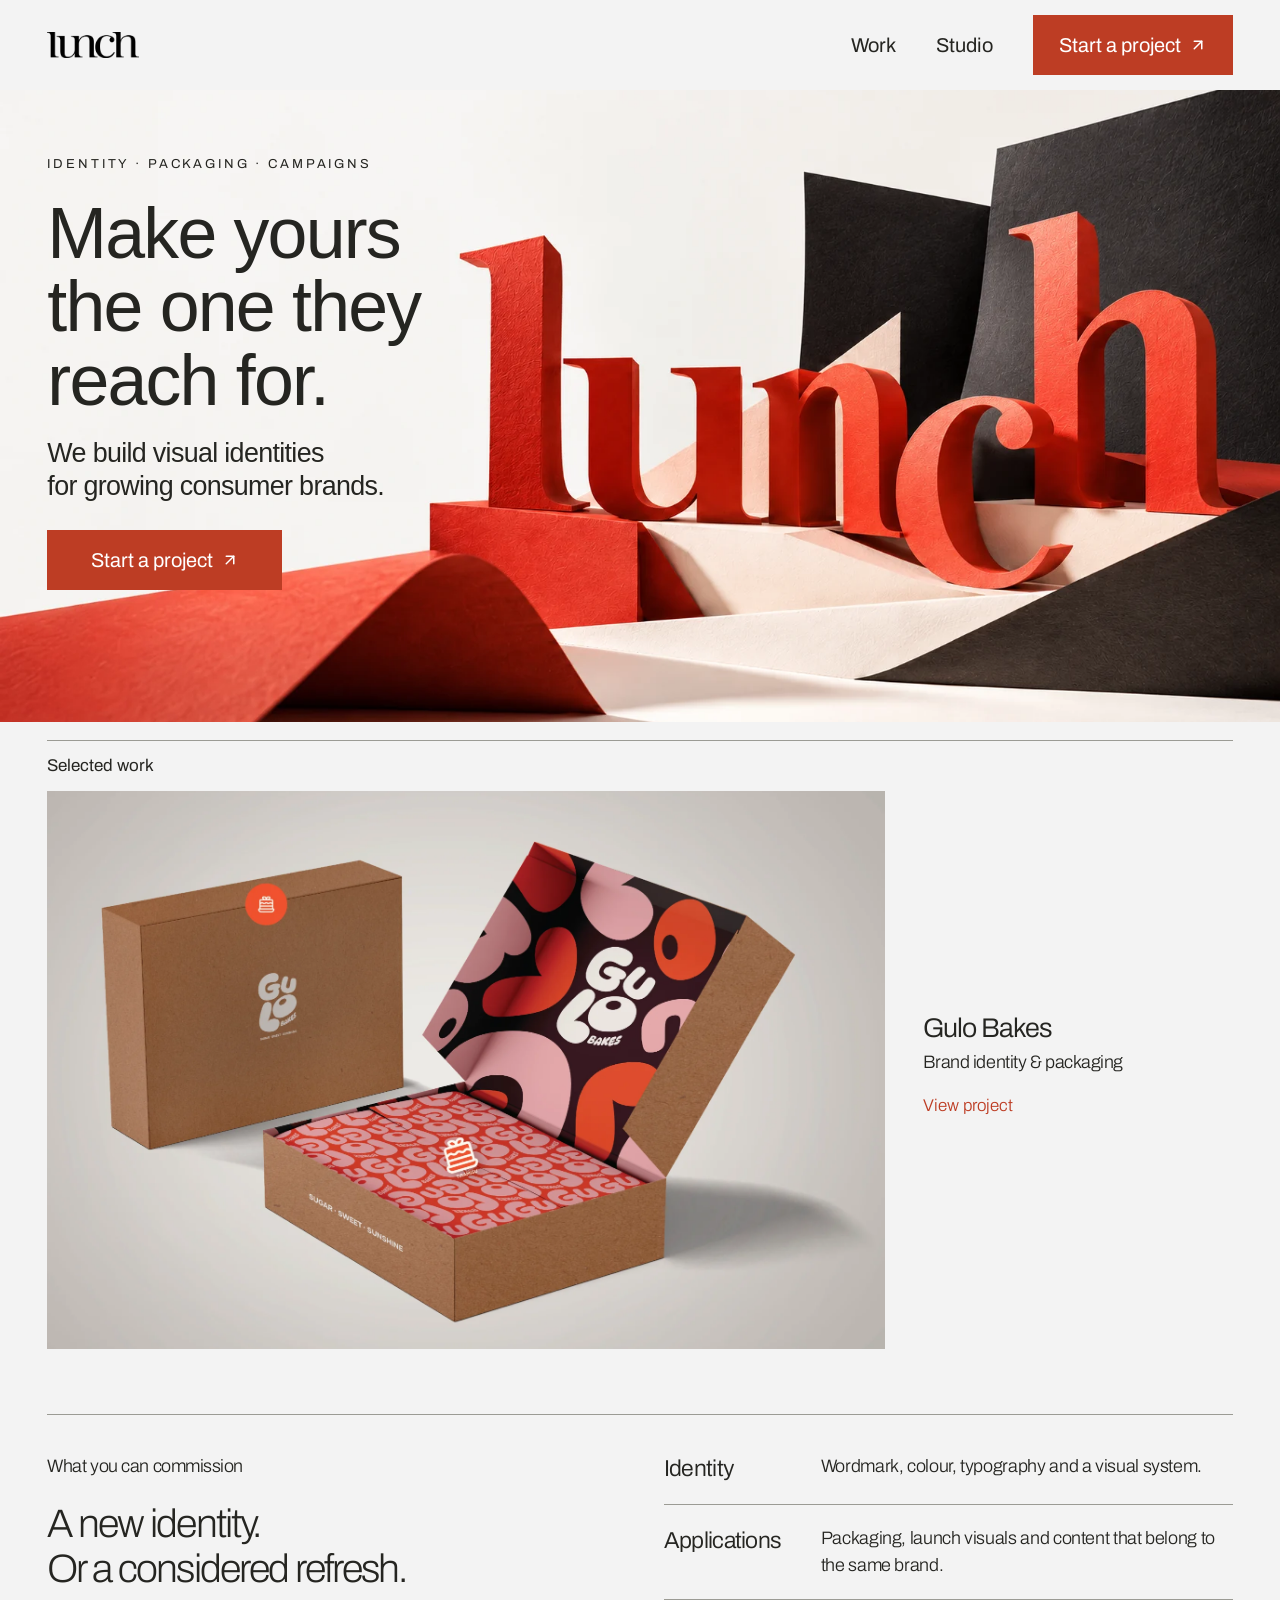
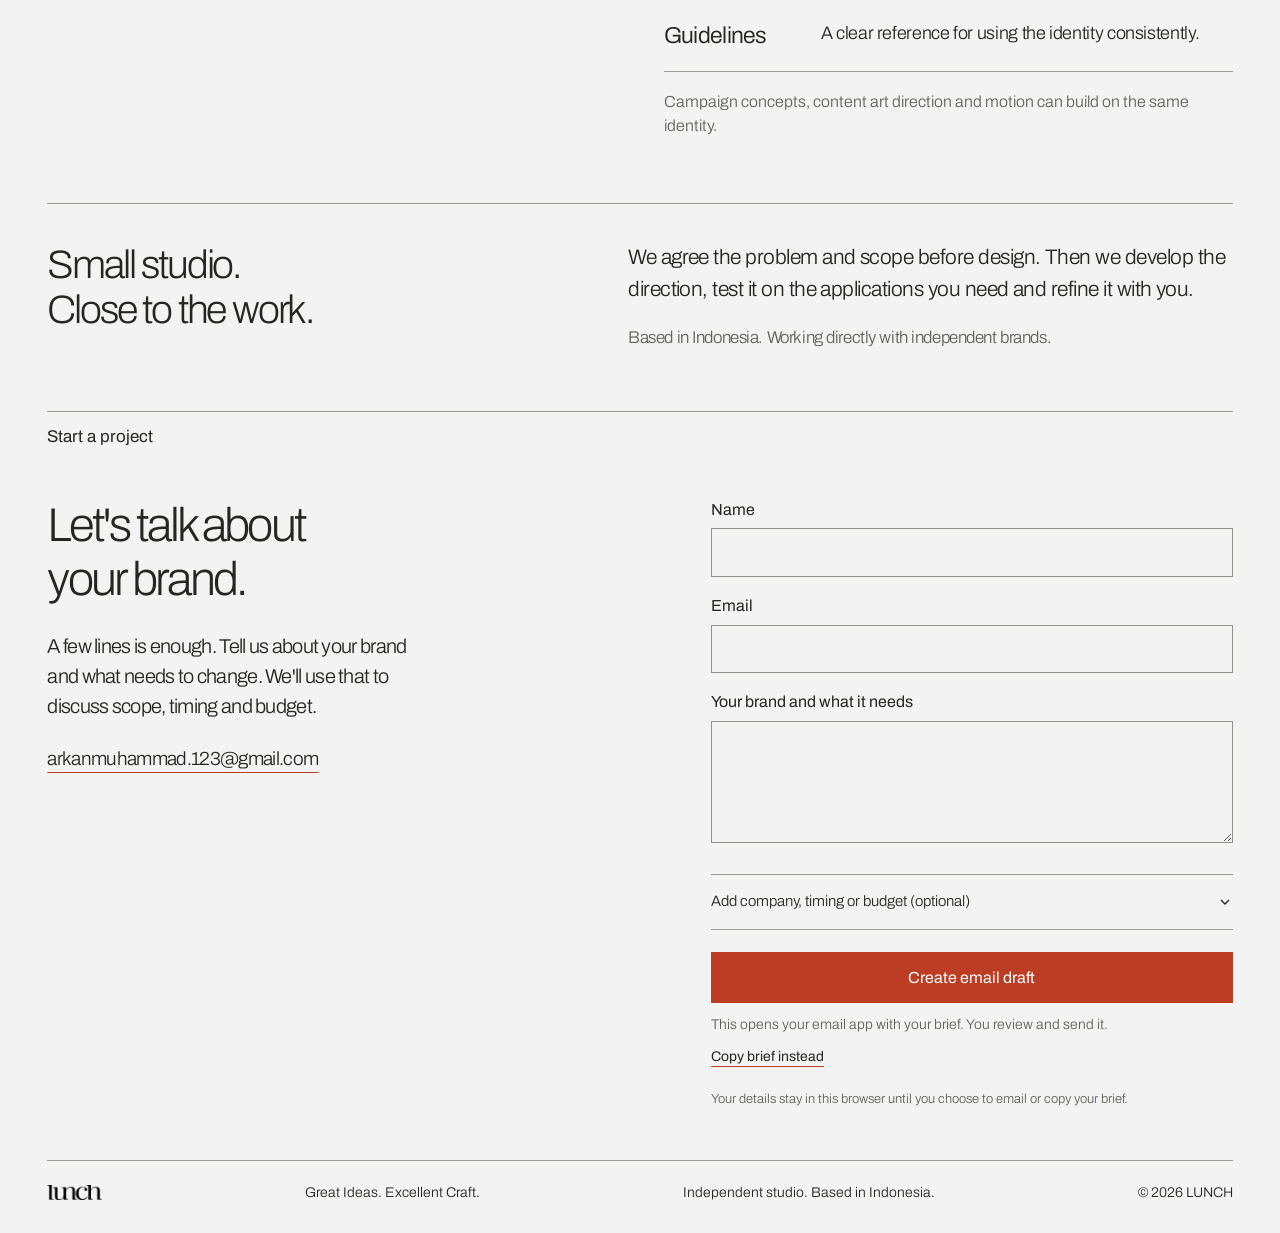
<file: index.html>
<!doctype html>
<html lang="en-GB">
<head>
  <meta charset="utf-8">
  <meta name="viewport" content="width=device-width, initial-scale=1">
  <title>LUNCH — Great Ideas. Excellent Craft.</title>
  <meta name="description" content="LUNCH is an independent design studio for consumer brands. Visual identities, packaging, campaigns and content built around one recognisable idea.">
  <meta name="theme-color" content="#f3f3f3">
  <meta property="og:title" content="LUNCH — Great Ideas. Excellent Craft.">
  <meta property="og:description" content="LUNCH is an independent design studio for consumer brands. Visual identities, packaging, campaigns and content built around one recognisable idea.">
  <meta property="og:type" content="website">
  <link rel="icon" href="assets/favicon.svg" type="image/svg+xml">
  <link rel="stylesheet" href="assets/styles.css">
  <script src="assets/site.js" defer></script>
</head>
<body><div class="site-shell home-page">
<a href="#main" class="skip-link">Skip to content</a>
<header class="site-header">
  <a href="index.html" aria-label="LUNCH home" class="wordmark"><img src="assets/images/lunch-wordmark.png" width="960" height="267" alt="LUNCH"></a>
  <nav aria-label="Main navigation"><a href="index.html#work">Work</a><a href="index.html#studio">Studio</a><a class="button-link" href="index.html#contact">Start a project <svg xmlns="http://www.w3.org/2000/svg" width="18" height="18" viewBox="0 0 24 24" fill="none" stroke="currentColor" stroke-width="2" stroke-linecap="round" stroke-linejoin="round" aria-hidden="true"><path d="M7 7h10v10"/><path d="M7 17 17 7"/></svg></a></nav>
</header>
<main id="main">
  <section class="hero" aria-labelledby="hero-heading">
    <div class="hero-scene" aria-hidden="true"><picture><source media="(max-width: 900px)" srcset="assets/images/lunch-hero-mobile.webp"><img src="assets/images/lunch-hero.webp" width="1686" height="933" alt="" fetchpriority="high" decoding="async"></picture></div>
    <div class="hero-copy"><p class="hero-eyebrow">Identity · Packaging · Campaigns</p><h1 id="hero-heading"><span>Make yours</span><span>the one they</span><span>reach for.</span></h1><p class="hero-description">We build visual identities<br class="desktop-break"> for growing consumer brands.</p><a href="#contact" class="button-link">Start a project <svg xmlns="http://www.w3.org/2000/svg" width="18" height="18" viewBox="0 0 24 24" fill="none" stroke="currentColor" stroke-width="2" stroke-linecap="round" stroke-linejoin="round" aria-hidden="true"><path d="M7 7h10v10"/><path d="M7 17 17 7"/></svg></a></div>
  </section>
  <section class="selected-work" id="work" aria-label="Selected work"><div class="section-label"><span>Selected work</span></div><div class="work-feature"><a href="gulo-bakes.html" class="work-thumbnail project-link" aria-label="Explore the Gulo Bakes visual identity project"><img src="assets/images/gulo-packaging.webp" width="1800" height="1273" alt="Gulo Bakes packaging designed by LUNCH, with pink and orange dough-inspired patterns." loading="lazy"></a><div class="work-caption"><h2><a href="gulo-bakes.html">Gulo Bakes</a></h2><p>Brand identity &amp; packaging</p><a href="gulo-bakes.html" class="text-link">View project</a></div></div></section>
  <section class="services editorial-split" aria-labelledby="services-heading"><div><p class="section-kicker">What you can commission</p><h2 id="services-heading">A new identity.<br>Or a considered refresh.</h2></div><div class="service-list"><article class="service-row"><h3>Identity</h3><p>Wordmark, colour, typography and a visual system.</p></article><article class="service-row"><h3>Applications</h3><p>Packaging, launch visuals and content that belong to the same brand.</p></article><article class="service-row"><h3>Guidelines</h3><p>A clear reference for using the identity consistently.</p></article><p class="service-note">Campaign concepts, content art direction and motion can build on the same identity.</p></div></section>
  <section class="studio editorial-split" id="studio" aria-labelledby="studio-heading"><h2 id="studio-heading">Small studio.<br>Close to the work.</h2><div class="studio-copy"><p>We agree the problem and scope before design. Then we develop the direction, test it on the applications you need and refine it with you.</p><p>Based in Indonesia. Working directly with independent brands.</p></div></section>
  <section class="contact" id="contact" aria-labelledby="contact-heading"><div class="section-label"><span>Start a project</span></div><div class="contact-layout"><div class="contact-intro"><h2 id="contact-heading">Let's talk about<br>your brand.</h2><p>A few lines is enough. Tell us about your brand and what needs to change. We'll use that to discuss scope, timing and budget.</p><a href="mailto:arkanmuhammad.123@gmail.com" class="contact-email text-link">arkanmuhammad.123@gmail.com</a></div><form class="enquiry-form" id="enquiry-form">
  <div class="form-field"><label for="enquiry-name">Name</label><input class="enquiry-input" id="enquiry-name" name="name" autocomplete="name" required maxlength="100"></div>
  <div class="form-field"><label for="enquiry-email">Email</label><input class="enquiry-input" id="enquiry-email" name="email" type="email" autocomplete="email" required maxlength="200"></div>
  <div class="form-field"><label for="enquiry-project">Your brand and what it needs</label><textarea class="enquiry-input enquiry-textarea" id="enquiry-project" name="project" rows="4" required maxlength="1400"></textarea></div>
  <details class="form-details">
    <summary class="details-trigger">Add company, timing or budget (optional)<svg viewBox="0 0 24 24" fill="none" stroke="currentColor" stroke-width="2" aria-hidden="true"><path d="m6 9 6 6 6-6"/></svg></summary>
    <div class="details-content">
      <div class="form-field"><label for="enquiry-company">Company <span>(optional)</span></label><input class="enquiry-input" id="enquiry-company" name="company" autocomplete="organization" maxlength="150"></div>
      <div class="form-field"><label for="enquiry-website">Website / Instagram <span>(optional)</span></label><input class="enquiry-input" id="enquiry-website" name="website" autocomplete="url" maxlength="250"></div>
      <div class="form-field"><label for="enquiry-budget">Approximate budget <span>(optional)</span></label><input class="enquiry-input" id="enquiry-budget" name="budget" placeholder="Amount and currency, or not sure yet" maxlength="100"></div>
      <div class="form-field"><label for="enquiry-launch">Target launch date <span>(optional)</span></label><input class="enquiry-input" id="enquiry-launch" name="launch" placeholder="A date or a rough timeframe" maxlength="100"></div>
    </div>
  </details>
  <button class="enquiry-submit" type="submit">Create email draft</button>
  <p class="form-helper">This opens your email app with your brief. You review and send it.</p>
  <button class="copy-brief" id="copy-brief" type="button">Copy brief instead</button>
  <p class="form-status" id="form-status" role="status" aria-live="polite"></p>
  <div class="form-field" id="brief-fallback-field" hidden><label for="brief-fallback">Your brief</label><textarea id="brief-fallback" class="enquiry-input brief-fallback" readonly rows="10"></textarea></div>
  <noscript><p class="form-helper">Email your project details directly to <a class="text-link" href="mailto:arkanmuhammad.123@gmail.com">arkanmuhammad.123@gmail.com</a>.</p></noscript>
  <p class="privacy-note">Your details stay in this browser until you choose to email or copy your brief.</p>
</form></div></section>
</main>
<footer class="site-footer">
  <a href="index.html" class="footer-wordmark" aria-label="LUNCH home"><img src="assets/images/lunch-wordmark.png" width="960" height="267" alt="LUNCH"></a>
  <p>Great Ideas. Excellent Craft.</p><p>Independent studio. Based in Indonesia.</p><p>© 2026 LUNCH</p>
</footer>
</div></body>
</html>
</file>
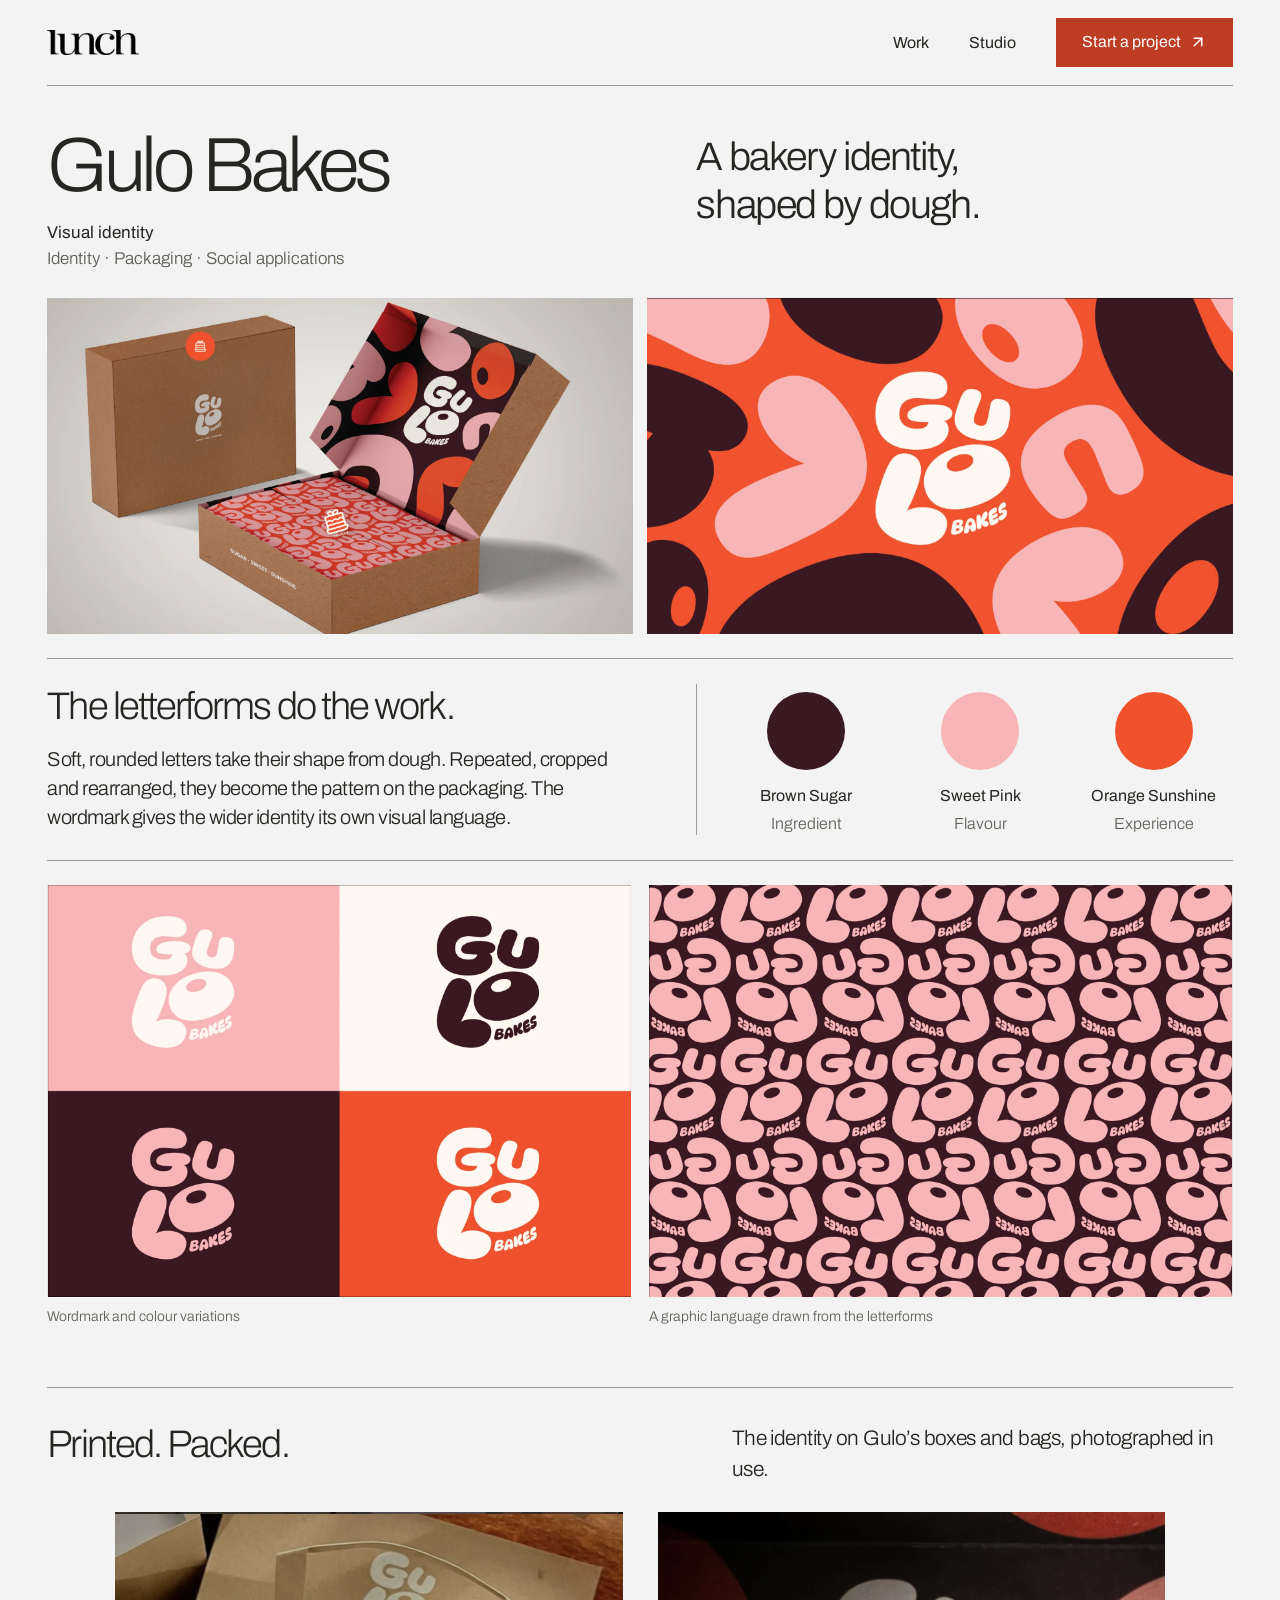
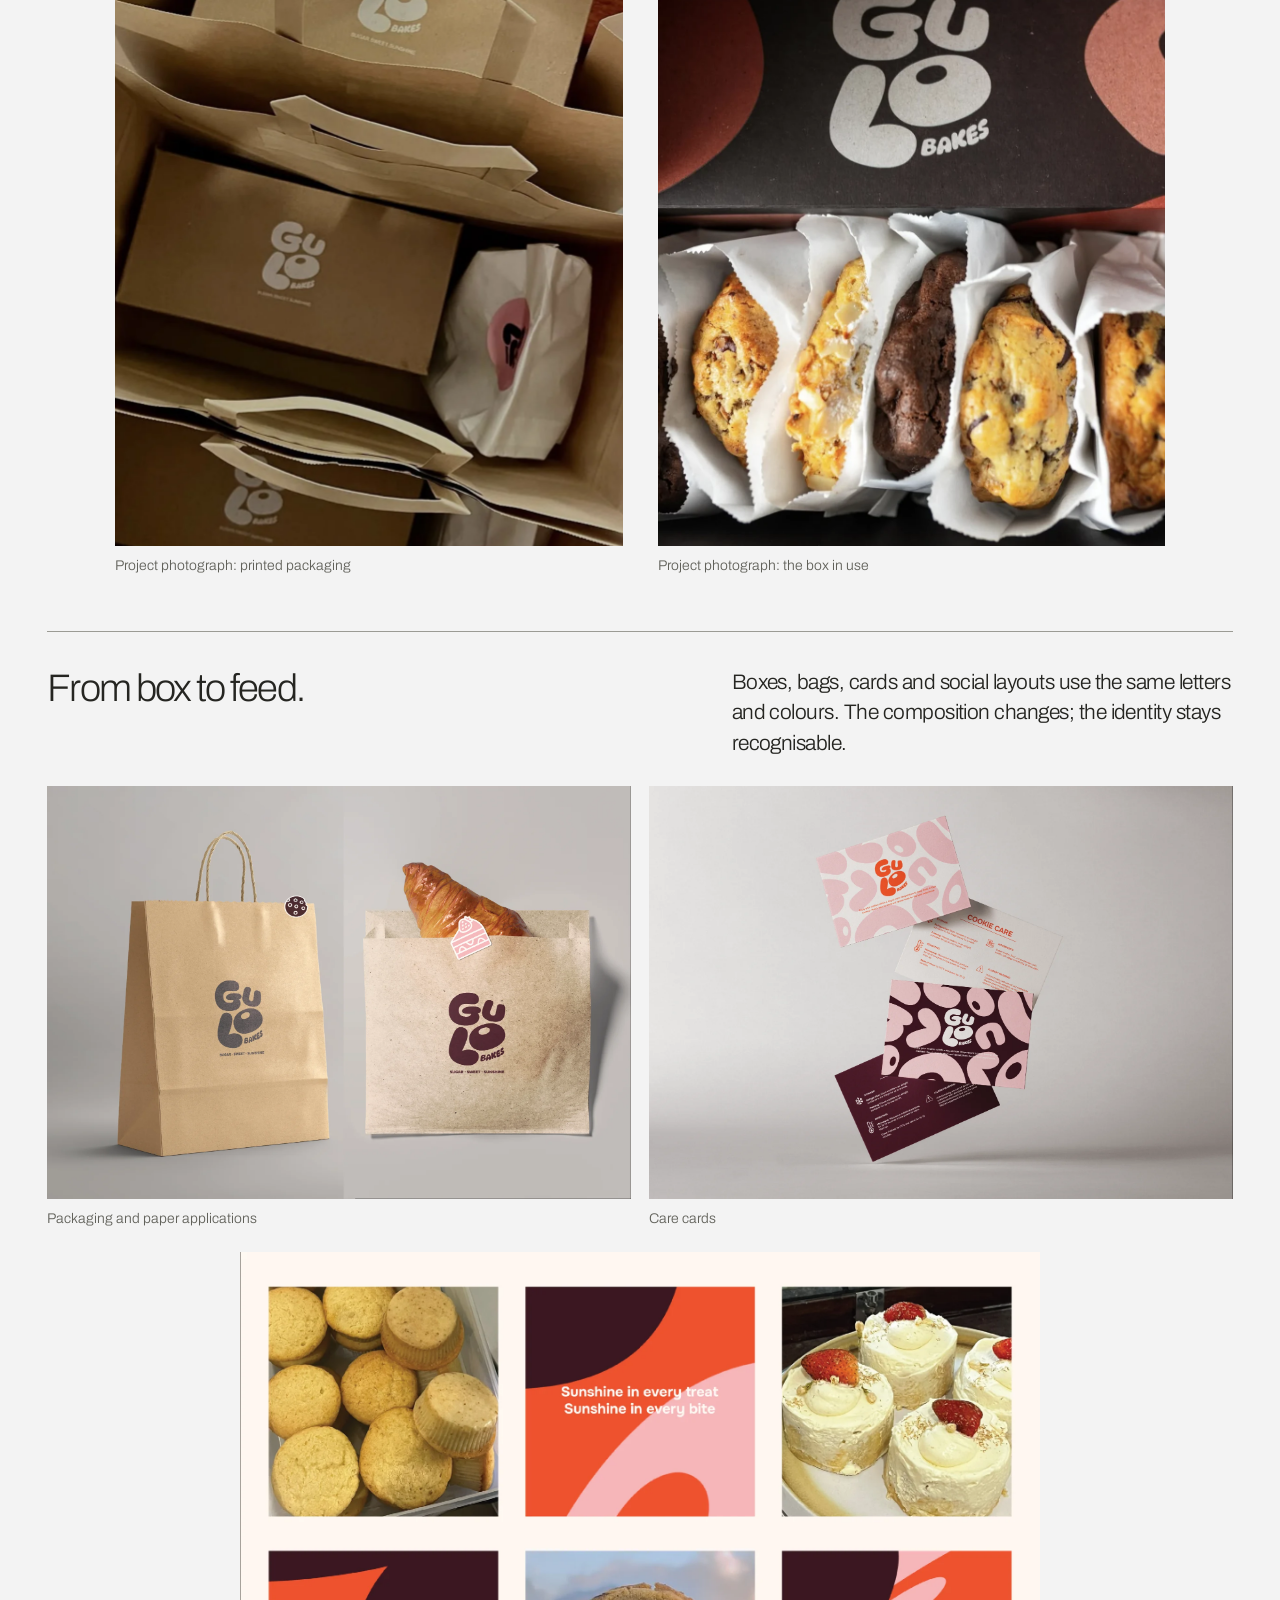
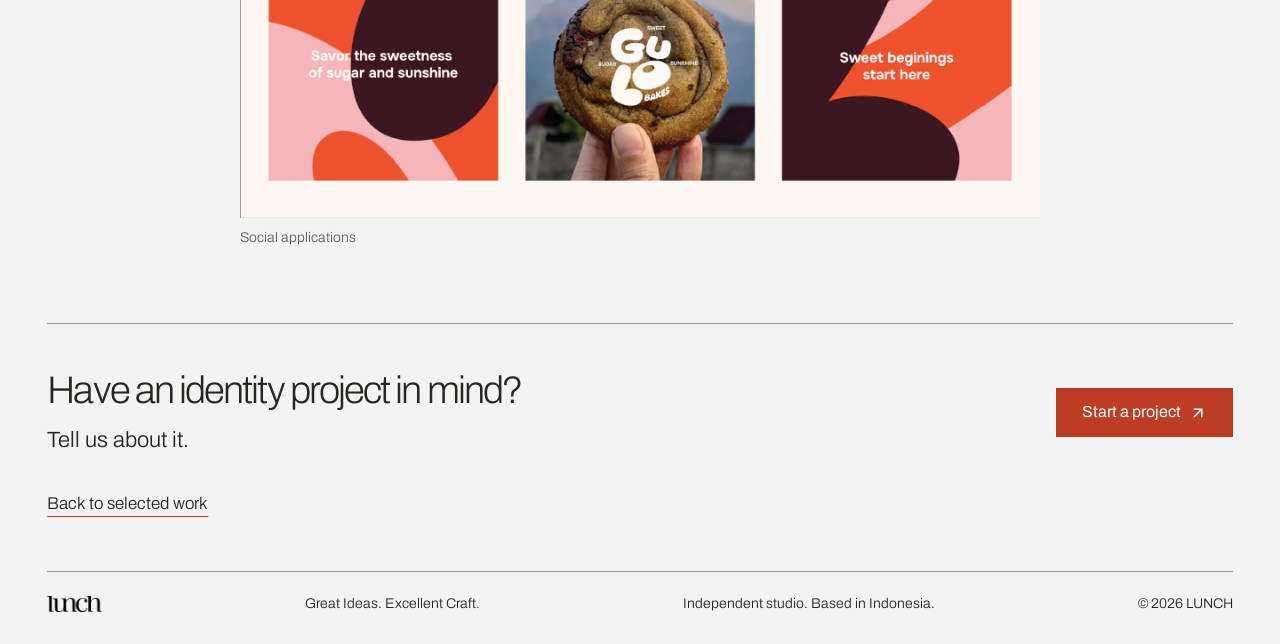
<file: gulo-bakes.html>
<!doctype html>
<html lang="en-GB">
<head>
  <meta charset="utf-8">
  <meta name="viewport" content="width=device-width, initial-scale=1">
  <title>Gulo Bakes — Visual Identity — LUNCH</title>
  <meta name="description" content="A dough-inspired visual identity for Gulo Bakes. Rounded wordmark, colour palette, packaging and social applications by LUNCH.">
  <meta name="theme-color" content="#f3f3f3">
  <meta property="og:title" content="Gulo Bakes — Visual Identity — LUNCH">
  <meta property="og:description" content="A dough-inspired visual identity for Gulo Bakes. Rounded wordmark, colour palette, packaging and social applications by LUNCH.">
  <meta property="og:type" content="article">
  <link rel="icon" href="assets/favicon.svg" type="image/svg+xml">
  <link rel="stylesheet" href="assets/styles.css">
  <script src="assets/site.js" defer></script>
</head>
<body><div class="site-shell case-page">
<a href="#main" class="skip-link">Skip to content</a>
<header class="site-header">
  <a href="index.html" aria-label="LUNCH home" class="wordmark"><img src="assets/images/lunch-wordmark.png" width="960" height="267" alt="LUNCH"></a>
  <nav aria-label="Main navigation"><a href="index.html#work">Work</a><a href="index.html#studio">Studio</a><a class="button-link" href="index.html#contact">Start a project <svg xmlns="http://www.w3.org/2000/svg" width="18" height="18" viewBox="0 0 24 24" fill="none" stroke="currentColor" stroke-width="2" stroke-linecap="round" stroke-linejoin="round" aria-hidden="true"><path d="M7 7h10v10"/><path d="M7 17 17 7"/></svg></a></nav>
</header>
<main id="main">
  <section class="case-hero" aria-labelledby="case-title"><div><h1 id="case-title">Gulo Bakes</h1><p class="case-category">Visual identity</p><p class="case-scope">Identity · Packaging · Social applications</p></div><p class="case-headline">A bakery identity,<br><span>shaped by dough.</span></p></section><div class="project-spread"><div class="project-image packaging"><img src="assets/images/gulo-packaging.webp" width="1800" height="1273" alt="Gulo Bakes packaging: kraft boxes with expressive pink and orange dough-inspired patterns." fetchpriority="high"></div>
<div class="project-image identity"><img src="assets/images/gulo-identity-orange.webp" width="1800" height="1013" alt="Gulo Bakes rounded wordmark and graphic shapes in Orange Sunshine, Sweet Pink and Brown Sugar."></div></div>
  <section class="case-idea" aria-labelledby="idea-title"><div><h2 id="idea-title">The letterforms do the work.</h2><p>Soft, rounded letters take their shape from dough. Repeated, cropped and rearranged, they become the pattern on the packaging. The wordmark gives the wider identity its own visual language.</p></div><ul class="colour-logic" aria-label="Gulo Bakes colour palette"><li><span class="swatch brown" aria-hidden="true"></span><strong>Brown Sugar</strong><span>Ingredient</span></li><li><span class="swatch pink" aria-hidden="true"></span><strong>Sweet Pink</strong><span>Flavour</span></li><li><span class="swatch orange" aria-hidden="true"></span><strong>Orange Sunshine</strong><span>Experience</span></li></ul></section>
  <div class="case-gallery two"><figure class="case-figure"><div class="case-image-frame"><img src="assets/images/gulo-logo-system.webp" width="1800" height="1273" loading="lazy" decoding="async" alt="Four Gulo Bakes wordmark variations across pink, cream, chocolate and orange backgrounds."></div><figcaption>Wordmark and colour variations</figcaption></figure><figure class="case-figure"><div class="case-image-frame"><img src="assets/images/gulo-pattern-dark.webp" width="1800" height="1273" loading="lazy" decoding="async" alt="A repeating pattern of the Gulo Bakes wordmark in pink on a chocolate background."></div><figcaption>A graphic language drawn from the letterforms</figcaption></figure></div>
  <section class="case-in-use" aria-labelledby="in-use-title"><div class="case-section-intro"><h2 id="in-use-title">Printed. Packed.</h2><p>The identity on Gulo’s boxes and bags, photographed in use.</p></div><div class="case-gallery physical"><figure class="case-figure"><div class="case-image-frame"><img src="assets/images/gulo-in-use.webp" width="1800" height="1273" loading="lazy" decoding="async" alt="Project photograph of Gulo Bakes kraft packaging and bags bearing the rounded wordmark."></div><figcaption>Project photograph: printed packaging</figcaption></figure><figure class="case-figure"><div class="case-image-frame"><img src="assets/images/gulo-cookies.webp" width="1800" height="1273" loading="lazy" decoding="async" alt="Project photograph of cookies in a Gulo Bakes box with the identity printed on the lid."></div><figcaption>Project photograph: the box in use</figcaption></figure></div></section>
  <section class="case-applications" aria-labelledby="applications-title"><div class="case-section-intro"><h2 id="applications-title">From box to feed.</h2><p>Boxes, bags, cards and social layouts use the same letters and colours. The composition changes; the identity stays recognisable.</p></div><div class="case-gallery two"><figure class="case-figure"><div class="case-image-frame"><img src="assets/images/gulo-bags.webp" width="1800" height="1273" loading="lazy" decoding="async" alt="Gulo Bakes branded paper shopping bag and bakery sleeve with a croissant."></div><figcaption>Packaging and paper applications</figcaption></figure><figure class="case-figure"><div class="case-image-frame"><img src="assets/images/gulo-cards.webp" width="1800" height="1273" loading="lazy" decoding="async" alt="Gulo Bakes printed cards, including cookie-care information in the pink, chocolate and orange palette."></div><figcaption>Care cards</figcaption></figure></div><div class="case-gallery social-spread"><figure class="case-figure"><div class="case-image-frame"><img src="assets/images/gulo-social.webp" width="1800" height="1273" loading="lazy" decoding="async" alt="Six social-design applications combining bakery photography with Gulo Bakes typography and graphic shapes."></div><figcaption>Social applications</figcaption></figure></div></section>
  <section class="case-contact"><div><h2>Have an identity project in mind?</h2><p>Tell us about it.</p></div><a class="button-link" href="index.html#contact">Start a project <svg xmlns="http://www.w3.org/2000/svg" width="18" height="18" viewBox="0 0 24 24" fill="none" stroke="currentColor" stroke-width="2" stroke-linecap="round" stroke-linejoin="round" aria-hidden="true"><path d="M7 7h10v10"/><path d="M7 17 17 7"/></svg></a></section><a class="text-link back-to-work" href="index.html#work">Back to selected work</a>
</main>
<footer class="site-footer">
  <a href="index.html" class="footer-wordmark" aria-label="LUNCH home"><img src="assets/images/lunch-wordmark.png" width="960" height="267" alt="LUNCH"></a>
  <p>Great Ideas. Excellent Craft.</p><p>Independent studio. Based in Indonesia.</p><p>© 2026 LUNCH</p>
</footer>
</div></body>
</html>
</file>
<file: assets/styles.css>
/* Standalone browser defaults; no framework or external stylesheets. */
html{line-height:1.5;-webkit-text-size-adjust:100%;tab-size:4}
button,input,textarea,summary{font:inherit;color:inherit}
button{border:0;background:transparent}
button:not(:disabled),summary{cursor:pointer}
input,textarea{min-width:0}
[hidden]{display:none!important}

@font-face{font-family:Archivo;src:url('fonts/archivo.woff2') format('woff2');font-weight:100 900;font-display:swap}
@font-face{font-family:'DM Serif';src:url('fonts/dm-serif.woff2') format('woff2');font-weight:400;font-display:swap}
@font-face{font-family:'DM Serif';src:url('fonts/dm-serif-italic.woff2') format('woff2');font-weight:400;font-style:italic;font-display:swap}
:root{--background:#f3f3f3;--foreground:#252521;--card:#f3f3f3;--card-foreground:#252521;--popover:#f3f3f3;--popover-foreground:#252521;--primary:#bd3d24;--primary-foreground:#fff;--secondary:#e8e8e6;--secondary-foreground:#252521;--muted:#e8e8e6;--muted-foreground:#61615a;--accent:#e8e8e6;--accent-foreground:#252521;--destructive:#a42118;--border:#b4b4ac;--input:#92928a;--ring:#bd3d24;--radius:0;--paper:#f3f3f3;--ink:#252521;--red:#bd3d24;--rule:#9b9b94;--gutter:clamp(22px,3.7vw,60px)}
*{box-sizing:border-box}html{scroll-behavior:smooth;scroll-padding-top:28px}body{margin:0;background:var(--paper);color:var(--ink);font-family:Archivo,Arial,sans-serif;font-weight:300;font-size:18px;line-height:1.45;-webkit-font-smoothing:antialiased}a{color:inherit;text-decoration:none}button,input,textarea{font:inherit}button,a,input,textarea{touch-action:manipulation}a:focus-visible,button:focus-visible,input:focus-visible,textarea:focus-visible{outline:2px solid var(--red);outline-offset:5px}::selection{background:#bd3d24;color:white}img{display:block;max-width:100%;height:auto}p,h1,h2,h3{margin:0}h1,h2,h3{font-weight:250;letter-spacing:-.05em;line-height:1.05}em{font-family:'DM Serif',Georgia,serif;font-weight:400;color:var(--red);letter-spacing:-.065em}p{max-width:66ch}section{scroll-margin-top:28px}.site-shell{max-width:1720px;margin:auto;padding:0 var(--gutter)}.site-header{height:86px;border-bottom:1px solid var(--rule);display:flex;align-items:center;justify-content:space-between;gap:24px}.wordmark{display:block;width:92px}.wordmark img{width:92px}.site-header nav{display:flex;align-items:center;gap:40px;font-size:16px;font-weight:400}.site-header nav>a:not(.button-link){padding:12px 0;transition:color .16s}.site-header nav>a:hover{color:var(--red)}.button-link{display:inline-flex;align-items:center;justify-content:center;background:var(--red);color:white;padding:13px 25px;font-size:16px;font-weight:400;line-height:1.3;border:1px solid var(--red);transition:background .18s,color .18s}.button-link:hover{background:var(--ink);border-color:var(--ink);color:white!important}.text-link{display:inline-block;min-height:44px;padding:10px 0 6px;text-decoration:underline;text-decoration-color:var(--red);text-underline-offset:7px;text-decoration-thickness:1px;font-size:17px;transition:color .16s}.text-link:hover{color:var(--red)}.skip-link{position:absolute;top:0;left:var(--gutter);transform:translateY(-130%);z-index:10;background:var(--ink);color:white;padding:14px}.skip-link:focus{transform:translateY(0)}
.hero{display:grid;grid-template-columns:1.8fr 1fr;gap:7%;padding:52px 0 38px;align-items:end}.hero h1{font-size:clamp(62px,7.1vw,116px);letter-spacing:-.065em;line-height:1.04;padding-bottom:40px}.hero h1>span{display:block;white-space:nowrap}.hero h1 em{font-size:1.26em;line-height:.7;padding-left:.03em}.hero-aside{padding-bottom:2px}.hero-aside h2{font-size:clamp(25px,2.35vw,36px);letter-spacing:-.05em;margin-bottom:16px}.hero-aside p{font-size:18px;line-height:1.48;max-width:46ch;margin-bottom:18px}.section-label{display:flex;justify-content:space-between;align-items:center;border-top:1px solid var(--rule);padding:12px 0;font-size:14px;font-weight:400;line-height:1.5}.project-spread{display:grid;grid-template-columns:1fr 1fr;gap:14px}.project-image{overflow:hidden;aspect-ratio:1.74;background:#d6d3cc}.project-image img{width:100%;height:100%;object-fit:cover;transition:transform .6s cubic-bezier(.2,.6,.3,1)}.project-image.packaging img{object-position:center 55%}.project-link:hover .project-image img{transform:scale(1.025)}.project-caption{display:grid;grid-template-columns:1fr 1fr;gap:14px;padding-top:14px}.project-caption h2,.project-caption p{font-size:clamp(27px,3vw,46px);letter-spacing:-.06em;line-height:1.15;font-weight:250}.project-caption h2 a:hover{color:var(--red)}.project-caption .text-link{margin-top:5px}.selected-work{padding-bottom:110px}
@media(prefers-color-scheme:dark){:root{--background:#f3f3f3;--foreground:#252521;--card:#f3f3f3;--card-foreground:#252521;--popover:#f3f3f3;--popover-foreground:#252521;--primary:#bd3d24;--primary-foreground:#fff;--secondary:#e8e8e6;--secondary-foreground:#252521;--muted:#e8e8e6;--muted-foreground:#61615a;--accent:#e8e8e6;--accent-foreground:#252521;--border:#b4b4ac;--input:#92928a;--ring:#bd3d24}}
@media(max-width:1100px){.hero{grid-template-columns:1.6fr 1fr;gap:5%;padding-top:45px}.hero h1{font-size:6.6vw;padding-bottom:30px}.hero-aside p{font-size:17px}.site-header nav{gap:28px}.project-caption p{font-size:30px}}
@media(max-width:760px){.site-header{height:79px;gap:14px}.wordmark,.wordmark img{width:74px}.site-header nav{gap:19px;font-size:14px}.site-header .button-link{padding:10px 14px;font-size:14px}.hero{grid-template-columns:1fr;gap:26px;padding:40px 0 35px}.hero h1{font-size:clamp(42px,9.5vw,72px);padding-bottom:0}.hero-aside h2{font-size:29px;margin-bottom:12px}.hero-aside p{font-size:17px;max-width:48ch}.project-spread{gap:10px}.project-image{aspect-ratio:1}.project-image.identity img{object-position:center}.project-caption{grid-template-columns:1fr;gap:10px}.project-caption h2{font-size:36px}.project-caption p{font-size:23px}.selected-work{padding-bottom:70px}}
@media(max-width:400px){.site-header nav{gap:13px}.site-header .button-link{padding:10px;font-size:13px}.wordmark,.wordmark img{width:66px}.hero h1{font-size:9.7vw}}
@media(prefers-reduced-motion:reduce){html{scroll-behavior:auto}*,*::before,*::after{animation:none!important;transition:none!important}.project-link:hover .project-image img{transform:none}}
.editorial-split{display:grid;grid-template-columns:42% 1fr;gap:7%}.section-kicker{font-size:18px;font-weight:300;letter-spacing:-.025em}.brand-gap{padding:12px 0 75px}.brand-gap h2{font-family:'DM Serif',Georgia,serif;font-size:clamp(46px,5.2vw,86px);letter-spacing:-.06em;line-height:1.12;margin-bottom:32px}.brand-gap h2 span{color:var(--red)}.large-body{font-size:clamp(22px,1.9vw,29px);line-height:1.42;letter-spacing:-.035em}.services{border-top:1px solid var(--rule);padding-top:42px;margin-bottom:105px}.services-layout{grid-template-columns:39% 1fr;gap:8%}.services h2{font-size:clamp(32px,3.7vw,59px);margin-top:35px;line-height:1.17}.service-row{display:grid;grid-template-columns:35px 145px 1fr;gap:16px;border-top:1px solid var(--rule);padding:22px 0 23px;align-items:start}.service-row h3{font-size:30px;letter-spacing:-.04em;line-height:1.2}.service-number{color:var(--red);font-size:21px;line-height:1.4}.service-row p{font-size:18px;letter-spacing:-.02em;line-height:1.4}.service-row ul{display:flex;flex-wrap:wrap;gap:0 8px;list-style:none;padding:0;margin:8px 0 0;font-size:14px;line-height:1.7;color:#55554f}.service-row li:not(:last-child)::after{content:' ·';margin-left:8px}.craft-line{max-width:none;border-top:1px solid var(--rule);padding-top:23px;margin-top:24px;color:var(--red);font-size:23px;letter-spacing:-.035em;line-height:1.5}.studio{padding-bottom:110px}.studio-intro{display:grid;grid-template-columns:59% 1fr;gap:4%;padding:42px 0 55px}.studio h2{font-size:clamp(45px,6.3vw,102px);letter-spacing:-.055em;line-height:1.06}.studio h2 span{font-family:'DM Serif',Georgia,serif;color:var(--red);font-size:1.05em;letter-spacing:-.06em;white-space:nowrap}.studio-copy p{font-size:23px;line-height:1.45;letter-spacing:-.03em}.studio-copy p+p{margin-top:24px}.studio-copy strong{font-weight:400}.process{border-top:1px solid var(--rule);padding-top:35px}.process h3{font-size:clamp(36px,3.6vw,58px);margin-bottom:36px}.process ol{display:grid;grid-template-columns:repeat(3,1fr);padding:0;list-style:none;margin:0}.process li{padding-right:40px}.process li+li{border-left:1px solid #b4b4ac;padding-left:40px}.process-number{font-size:16px;font-weight:400}.process h4{font-size:clamp(27px,3vw,46px);font-weight:250;letter-spacing:-.05em;line-height:1.15;margin:16px 0 22px}.process p{font-size:22px;letter-spacing:-.03em;line-height:1.5}.contact-layout{display:grid;grid-template-columns:58% 1fr;gap:4%;padding:45px 0 65px}.contact h2{font-size:clamp(43px,6.4vw,105px);line-height:1.09;letter-spacing:-.06em}.contact h2 em{font-size:1.1em}.contact-intro p{font-size:23px;letter-spacing:-.035em;margin-top:34px;max-width:46ch}.contact-email{font-size:23px;letter-spacing:-.035em;margin-top:23px;overflow-wrap:anywhere}.enquiry-form{min-width:0}.form-field{margin-bottom:18px}.form-field label{display:block;font-size:16px;line-height:1.4;font-weight:400;margin-bottom:7px}.form-field label span{font-weight:300}.enquiry-form .enquiry-input{font-size:17px;border:1px solid var(--input);border-radius:0;padding:11px 13px;box-shadow:none;min-height:47px;height:auto;background:transparent;color:var(--ink);width:100%;transition:border-color .18s}.enquiry-form .enquiry-input:focus-visible{outline:2px solid var(--red);outline-offset:2px;box-shadow:none}.enquiry-form .enquiry-input::placeholder{font-size:15px;color:#64645b}.enquiry-form .enquiry-textarea{resize:vertical;min-height:97px}.form-details{margin:24px 0 22px;border-top:1px solid var(--rule);border-bottom:1px solid var(--rule)}.form-details [data-slot=accordion-item]{border:0}.form-details .details-trigger{font-family:Archivo,Arial,sans-serif;font-size:15px;font-weight:300;padding:16px 0;border-radius:0}.form-details .details-trigger:hover{text-decoration:none;color:var(--red)}.details-content{padding-top:10px}.enquiry-form .enquiry-submit{border-radius:0;min-height:49px;width:100%;font-size:16px;font-weight:400;padding:13px 20px;background:var(--red);color:white;border:1px solid var(--red);box-shadow:none;cursor:pointer}.enquiry-form .enquiry-submit:hover{background:var(--ink);border-color:var(--ink)}.form-helper,.privacy-note{font-size:14px;color:#61615a;line-height:1.5;margin-top:11px}.enquiry-form .copy-brief{padding:11px 0;min-height:44px;height:auto;font-family:Archivo,Arial,sans-serif;font-size:14px;font-weight:400;color:var(--ink);text-decoration:underline;text-underline-offset:5px;text-decoration-color:var(--red);border-radius:0;cursor:pointer}.form-status{font-size:15px;line-height:1.45;color:var(--red)}.form-status:empty{display:none}.privacy-note{font-size:13px}.brief-fallback{min-height:240px!important}.site-footer{display:flex;align-items:center;justify-content:space-between;border-top:1px solid var(--rule);padding:22px 0 30px;gap:24px;font-size:14px;font-weight:300}.footer-wordmark{width:55px;flex-shrink:0}.case-hero{display:grid;grid-template-columns:1.1fr 1fr;gap:5%;padding:40px 0 26px;align-items:start}.case-hero h1{font-size:clamp(58px,7.5vw,120px);letter-spacing:-.06em;line-height:1.05;margin-bottom:14px}.case-category{font-size:17px;font-weight:400}.case-scope{font-size:17px;color:#5e5e55;margin-top:2px}.case-headline{font-size:clamp(37px,4.2vw,65px);letter-spacing:-.04em;line-height:1.1;padding-top:7px}.case-headline span{font-family:'DM Serif',Georgia,serif;color:var(--red);font-size:1.12em;letter-spacing:-.04em}.case-idea{display:grid;grid-template-columns:1.1fr 1fr;gap:5%;border-top:1px solid var(--rule);border-bottom:1px solid var(--rule);margin-top:24px;padding:25px 0}.case-idea h2{font-size:clamp(33px,3.5vw,56px);line-height:1.15;margin-bottom:16px}.case-idea p{font-size:20px;line-height:1.45;letter-spacing:-.025em}.colour-logic{display:grid;grid-template-columns:repeat(3,1fr);list-style:none;padding:8px 0 0 30px;margin:0;gap:16px;border-left:1px solid var(--rule);align-self:stretch}.colour-logic li{display:flex;flex-direction:column;align-items:center;text-align:center;gap:4px;font-size:16px}.colour-logic strong{font-size:16px;font-weight:400}.colour-logic li>span:last-child{color:#62625a}.swatch{display:block;width:78px;aspect-ratio:1;border-radius:50%;margin-bottom:10px}.swatch.brown{background:#3a1a22}.swatch.pink{background:#f8b5b8}.swatch.orange{background:#f0522d}.case-gallery{display:grid;gap:18px;margin-top:24px}.case-gallery.two{grid-template-columns:1fr 1fr}.case-figure{margin:0;min-width:0}.case-figure img{width:100%;aspect-ratio:2048/1448;object-fit:contain;background:#e2dfd9}.case-figure figcaption{font-size:14px;line-height:1.4;padding-top:10px;color:#61615a}.case-colour-copy{padding:48px 0 70px;align-items:start}.case-colour-copy h2{font-size:42px}.case-colour-copy p{font-size:23px;line-height:1.4;letter-spacing:-.025em}.case-section-intro{border-top:1px solid var(--rule);padding-top:35px;display:grid;grid-template-columns:1.2fr 1fr;gap:7%;align-items:start;margin-top:60px;margin-bottom:28px}.case-section-intro h2{font-size:clamp(36px,4.2vw,68px);line-height:1.12}.case-section-intro p{font-size:21px;line-height:1.45;letter-spacing:-.025em}.case-applications .case-section-intro{margin-top:0}.social-spread{grid-template-columns:1.2fr 1fr}.case-gallery.physical{grid-template-columns:1fr 1fr;max-width:1050px;margin-left:auto;margin-right:auto;gap:35px}.physical .case-figure img{aspect-ratio:4/5;object-fit:cover}.case-contact{display:flex;align-items:center;justify-content:space-between;gap:24px;border-top:1px solid var(--rule);margin-top:75px;padding:45px 0 25px}.case-contact h2{font-size:clamp(36px,4vw,62px);max-width:22ch;line-height:1.1}.case-contact p{margin-top:14px;font-size:22px}.case-contact .button-link{flex-shrink:0}.back-to-work{margin-bottom:45px}
@media(max-width:1300px){.service-row{grid-template-columns:27px 110px 1fr;gap:12px}.service-row h3{font-size:27px}.service-row p{font-size:17px}.studio-copy p{font-size:20px}.process p{font-size:20px}.contact-intro p,.contact-email{font-size:21px}.studio h2{font-size:6.2vw}.brand-gap h2{font-size:5.1vw}}
@media(max-width:1000px){.editorial-split{grid-template-columns:32% 1fr;gap:7%}.brand-gap h2{font-size:6vw}.services-layout{grid-template-columns:1fr;gap:35px}.services h2{margin-top:20px;font-size:48px}.service-row{grid-template-columns:35px 150px 1fr;gap:18px}.studio-intro{grid-template-columns:1fr;gap:30px}.studio h2{font-size:8.3vw}.studio-copy{display:grid;grid-template-columns:1fr 1fr;gap:35px}.studio-copy p+p{margin-top:0}.process li{padding-right:22px}.process li+li{padding-left:22px}.process h4{font-size:32px}.contact-layout{grid-template-columns:1fr 1fr;gap:5%}.contact h2{font-size:5.5vw}.contact-intro p,.contact-email{font-size:19px}.case-headline{font-size:4.1vw}.case-hero h1{font-size:7.5vw}.case-idea p{font-size:18px}.colour-logic{gap:10px;padding-left:18px}.colour-logic strong,.colour-logic li{font-size:14px}.swatch{width:65px}.site-footer{flex-wrap:wrap}.site-footer p:nth-of-type(2){margin-left:auto}.case-section-intro{grid-template-columns:1fr 1fr;gap:5%}.case-section-intro p{font-size:19px}}
@media(max-width:760px){body{font-size:17px}.editorial-split{grid-template-columns:1fr;gap:24px}.section-kicker{font-size:16px}.brand-gap{padding:0 0 55px}.brand-gap h2{font-size:clamp(36px,8.7vw,60px);margin-bottom:22px}.large-body{font-size:21px;line-height:1.45}.services{padding-top:30px;margin-bottom:65px}.services-layout{gap:30px}.services h2{font-size:36px;margin-top:20px}.service-row{grid-template-columns:28px 1fr;gap:12px;padding:20px 0}.service-row h3{font-size:29px}.service-row>div{grid-column:2}.service-row p{font-size:17px}.service-row ul{font-size:14px}.craft-line{font-size:20px;margin-top:10px}.craft-line span{display:block;margin-top:7px}.studio{padding-bottom:65px}.studio-intro{padding:25px 0 33px;gap:26px}.studio h2{font-size:clamp(37px,9vw,65px);line-height:1.15}.studio-copy{grid-template-columns:1fr;gap:22px}.studio-copy p{font-size:19px}.process{padding-top:28px}.process h3{font-size:36px;margin-bottom:25px}.process ol{grid-template-columns:1fr}.process li{padding:20px 0}.process li+li{border-left:0;border-top:1px solid #b4b4ac;padding:22px 0}.process h4{font-size:31px;margin:9px 0 14px}.process p{font-size:19px}.contact-layout{grid-template-columns:1fr;gap:36px;padding:30px 0 42px}.contact h2{font-size:clamp(39px,9.4vw,65px);line-height:1.12}.contact-intro p{font-size:19px;margin-top:22px}.contact-email{font-size:18px;margin-top:10px}.form-field{margin-bottom:18px}.privacy-note{font-size:14px}.site-footer{display:grid;grid-template-columns:1fr 1fr;align-items:start;gap:16px;padding-bottom:28px;font-size:14px}.site-footer p:nth-of-type(2){margin-left:0}.footer-wordmark{width:54px}.case-hero{grid-template-columns:1fr;gap:20px;padding:32px 0 28px}.case-hero h1{font-size:clamp(47px,12vw,75px)}.case-headline{font-size:clamp(34px,8.7vw,54px)}.case-category,.case-scope{font-size:15px}.case-page .project-spread{grid-template-columns:1fr}.case-page .project-image{aspect-ratio:1.5}.case-idea{grid-template-columns:1fr;gap:25px;padding:28px 0}.case-idea h2{font-size:35px}.case-idea p{font-size:18px}.colour-logic{padding:23px 0 0;border-left:0;border-top:1px solid var(--rule);gap:12px}.swatch{width:62px}.colour-logic strong{font-size:14px}.case-gallery.two,.social-spread{grid-template-columns:1fr;gap:25px}.case-colour-copy{padding:35px 0 45px}.case-colour-copy h2{font-size:34px}.case-colour-copy p{font-size:20px}.case-section-intro{grid-template-columns:1fr;gap:20px;padding-top:28px;margin-top:45px;margin-bottom:24px}.case-section-intro h2{font-size:36px}.case-section-intro p{font-size:19px}.case-gallery.physical{grid-template-columns:1fr 1fr;gap:12px}.physical .case-figure figcaption{font-size:13px}.case-contact{align-items:flex-start;flex-direction:column;gap:23px;padding-top:30px;margin-top:50px}.case-contact h2{font-size:36px}.case-contact p{font-size:19px}.case-contact .button-link{margin-bottom:6px}.back-to-work{margin-bottom:35px}}
.not-found{padding:100px 0;min-height:65vh}.not-found h1{font-size:clamp(40px,6vw,84px);max-width:17ch}.not-found p{margin:25px 0;font-size:21px}

.form-details [data-slot="accordion-content"][data-state="closed"]{display:none}
@media(max-width:400px){.site-header .button-link{font-size:14px}}
@media(max-width:360px){.site-header{height:auto;display:block;padding:18px 0}.wordmark,.wordmark img{width:74px}.site-header nav{margin-top:15px;justify-content:space-between;gap:20px}.site-header .button-link{padding:10px 14px;white-space:nowrap}.hero{padding-top:32px}}

/* The revised hierarchy gives the work more space than the studio's claims. */
.hero{grid-template-columns:1.9fr 1fr;gap:5%;padding:44px 0 38px;align-items:center}
.hero h1{font-size:clamp(48px,5.3vw,91px);padding-bottom:0;line-height:1.09;letter-spacing:-.055em}
.hero h1 em{font-size:1.12em;letter-spacing:-.045em;line-height:1}
.hero-aside p{font-size:20px;line-height:1.5;margin-bottom:24px;max-width:40ch}
.project-caption h2{font-size:clamp(28px,2.5vw,38px)}
.project-caption p{font-size:22px;letter-spacing:-.035em;line-height:1.35;max-width:36ch}
.selected-work{padding-bottom:70px}
.services{grid-template-columns:44% 1fr;gap:8%;padding:38px 0 0;margin-bottom:65px}
.services h2{font-size:clamp(32px,3.1vw,48px);line-height:1.14;margin-top:22px;max-width:20ch}
.service-row{grid-template-columns:135px 1fr;gap:22px;padding:20px 0}
.service-row:first-child{border-top:0;padding-top:0}
.service-row h3{font-size:23px;font-weight:350;letter-spacing:-.03em;line-height:1.35}
.service-row p{font-size:18px;line-height:1.5}
.service-note{font-size:16px;color:#61615a;line-height:1.5;border-top:1px solid var(--rule);padding-top:18px}
.studio{border-top:1px solid var(--rule);padding:38px 0 60px;align-items:start}
.studio h2{font-size:clamp(32px,3.1vw,48px);line-height:1.14}
.studio-copy{display:block}
.studio-copy p{font-size:21px;letter-spacing:-.025em;line-height:1.5}
.studio-copy p+p{font-size:17px;color:#61615a;margin-top:20px}
.contact-layout{grid-template-columns:1fr 1fr;gap:12%;padding:38px 0 50px}
.contact h2{font-size:clamp(36px,3.7vw,58px);line-height:1.14}
.contact-intro p{font-size:20px;line-height:1.5;max-width:35ch;margin-top:24px}
.contact-email{font-size:19px;margin-top:14px}
.case-hero h1{font-size:clamp(54px,6vw,90px)}
.case-headline{font-size:clamp(30px,3.1vw,46px);line-height:1.2;letter-spacing:-.035em}
.case-headline span{font:inherit;color:inherit;letter-spacing:inherit}
.case-idea h2{font-size:clamp(30px,3vw,44px)}
.case-section-intro h2,.case-contact h2{font-size:clamp(32px,3vw,44px)}
.case-in-use+.case-applications{margin-top:55px}
.social-spread{grid-template-columns:1fr;max-width:800px;margin-left:auto;margin-right:auto}
@media(max-width:1100px){.hero{grid-template-columns:1.65fr 1fr;gap:6%}.hero h1{font-size:5.2vw}.hero-aside p{font-size:18px}.services{grid-template-columns:40% 1fr;gap:7%}.service-row{grid-template-columns:115px 1fr;gap:18px}}
@media(max-width:760px){
 .hero{grid-template-columns:1fr;gap:24px;padding:34px 0 30px}.hero h1{font-size:clamp(34px,8.8vw,64px);line-height:1.14}.hero-aside p{font-size:17px;max-width:45ch;margin-bottom:20px}
 .project-caption h2{font-size:31px}.project-caption p{font-size:20px;max-width:32ch}.selected-work{padding-bottom:45px}
 .services{grid-template-columns:1fr;gap:28px;padding-top:28px;margin-bottom:40px}.services h2{font-size:34px;margin-top:16px}.service-row{grid-template-columns:1fr;gap:8px;padding:17px 0}.service-row>div{grid-column:auto}.service-row h3{font-size:23px}.service-row p{font-size:17px}.service-note{font-size:16px}
 .studio{grid-template-columns:1fr;gap:22px;padding:28px 0 40px}.studio h2{font-size:34px}.studio-copy p{font-size:19px}.studio-copy p+p{font-size:16px;margin-top:18px}
 .contact-layout{grid-template-columns:1fr;gap:28px;padding:28px 0 40px}.contact h2{font-size:38px}.contact-intro p{font-size:18px;margin-top:18px}.contact-email{font-size:17px;margin-top:10px}
 .case-hero h1{font-size:clamp(45px,11.6vw,70px)}.case-headline{font-size:29px}.case-idea h2{font-size:32px}.case-section-intro h2,.case-contact h2{font-size:34px}.case-in-use+.case-applications{margin-top:40px}
}
@media(max-width:360px){.hero{padding-top:28px}.hero h1{font-size:9vw}.contact h2{font-size:34px}}
/* Crop the source photograph's captured carousel indicators out of the frame. */
.physical .case-image-frame{aspect-ratio:4/5;overflow:hidden}
.physical .case-image-frame img{height:100%;aspect-ratio:auto;object-fit:cover;object-position:center top}
.physical .case-figure:first-child img{transform:scale(1.075);transform-origin:center top}
@media(prefers-reduced-motion:reduce){.physical .case-figure:first-child img{transform:scale(1.075)}}

/* Approved Paper Playground direction: studio artwork, followed by client work. */
.home-page .site-header{border-bottom:0;height:90px;position:relative;z-index:2}
.wordmark{min-height:44px;display:flex;align-items:center}
.button-link{gap:8px;min-height:48px}
.button-link svg{flex-shrink:0}
.home-page .hero{display:block;position:relative;isolation:isolate;overflow:hidden;margin:0 calc(-1 * var(--gutter));height:clamp(600px,49.4vw,850px);padding:0}
.hero-scene{position:absolute;inset:0;z-index:-1;transform:translate3d(0,var(--scene-shift,0px),0)}
.hero-scene picture,.hero-scene img{display:block;width:100%;height:100%}
.hero-scene img{object-fit:cover;object-position:center center}
.hero-copy{padding:65px var(--gutter) 0;width:39%;min-width:0}
.hero-eyebrow{font-size:13px;font-weight:400;letter-spacing:.22em;text-transform:uppercase;margin-bottom:23px;white-space:nowrap}
.home-page .hero h1{font-size:clamp(56px,5.45vw,90px);font-weight:350;letter-spacing:-.055em;line-height:1.055;padding:0;margin:0 0 24px}
.home-page .hero h1 span{white-space:nowrap;display:block}
.hero-description{font-size:clamp(21px,1.9vw,29px);font-weight:350;letter-spacing:-.035em;line-height:1.2;margin-bottom:32px;max-width:32ch}
.hero-copy .button-link{padding:16px 25px;font-size:19px}
.home-page .selected-work{padding:18px 0 65px}
.home-page .section-label{font-size:17px;padding:12px 0}
.work-feature{display:grid;grid-template-columns:minmax(0,1fr) 310px;gap:38px;align-items:center}
.work-thumbnail{display:block;overflow:hidden;aspect-ratio:3/2;background:#dedbd4}
.work-thumbnail img{width:100%;height:100%;object-fit:cover;object-position:center 55%;transition:transform .5s}
.work-thumbnail:hover img{transform:scale(1.025)}
.work-caption h2{font-size:27px;letter-spacing:-.035em;line-height:1.2;font-weight:350}
.work-caption p{font-size:18px;letter-spacing:-.025em;margin-top:5px}
.work-caption .text-link{color:var(--red);text-decoration:none;font-size:17px;margin-top:9px}
.site-header nav>a:not(.button-link){min-height:44px;display:inline-flex;align-items:center}
@media(min-width:1720px){.home-page .hero{height:850px}.hero-copy{padding-top:100px}}
@media(max-width:1200px) and (min-width:901px){.hero-copy{padding-top:55px;width:42%}.home-page .hero h1{font-size:5.35vw}.hero-eyebrow{font-size:11px;letter-spacing:.18em}.hero-description{font-size:22px}.hero-copy .button-link{font-size:17px}.work-feature{grid-template-columns:minmax(0,1fr) 260px;gap:28px}}
@media(max-width:900px){
 .home-page .hero{height:auto;display:flex;flex-direction:column;margin:0 calc(-1 * var(--gutter));overflow:hidden}
 .hero-copy{width:100%;padding:34px var(--gutter) 35px;order:0}
 .home-page .hero h1{font-size:clamp(43px,7.6vw,70px);line-height:1.07;max-width:650px;margin-bottom:21px}
 .hero-eyebrow{font-size:12px;letter-spacing:.15em;margin-bottom:20px}
 .hero-description{font-size:21px;line-height:1.35;max-width:34ch;margin-bottom:23px}
 .desktop-break{display:none}
 .hero-copy .button-link{font-size:16px;padding:13px 21px}
 .hero-scene{position:relative;inset:auto;order:1;width:100%;height:clamp(270px,65vw,500px);z-index:0;transform:none!important}
 .hero-scene img{object-fit:cover;object-position:center 55%}
 .work-feature{grid-template-columns:minmax(0,1fr) 240px;gap:24px}
 .work-caption h2{font-size:25px}.work-caption p{font-size:16px}
 .home-page .selected-work{padding-bottom:45px}
}
@media(max-width:540px){
 .home-page .site-header,.site-header{height:76px}
 .site-header nav{gap:22px;font-size:15px}
 .site-header .button-link{display:none}
 .wordmark,.wordmark img{width:80px}
 .hero-copy{padding-top:27px;padding-bottom:30px}
 .home-page .hero h1{font-size:clamp(40px,10.6vw,56px)}
 .hero-eyebrow{font-size:10px;letter-spacing:.15em;white-space:normal}
 .hero-description{font-size:19px;max-width:29ch}
 .hero-scene{height:clamp(265px,78vw,400px)}
 .work-feature{grid-template-columns:1fr;gap:15px}
 .work-caption h2{font-size:27px}.work-caption p{font-size:17px}
 .work-caption .text-link{margin-top:3px}
 .home-page .section-label{font-size:15px}
}
@media(max-width:360px){.home-page .hero h1{font-size:10.6vw}.hero-description{font-size:18px}.hero-copy{padding-top:24px}.hero-eyebrow{font-size:9px}}
@media(prefers-reduced-motion:reduce){.hero-scene{transform:none!important}.work-thumbnail:hover img{transform:none}}
/* Fidelity pass: match the mockup's wider display type and readable navigation. */
.home-page .hero h1,.hero-description{font-family:Arial,Helvetica,sans-serif;font-weight:400}
.home-page .hero h1{letter-spacing:-.055em}
.hero-description{letter-spacing:-.04em;font-size:clamp(21px,2vw,30px)}
.hero-copy .button-link{font-size:20px;padding:16px 28px}
@media(min-width:901px){.home-page .site-header nav{font-size:20px}.home-page .site-header .button-link{font-size:20px;padding:16px 25px}}
.work-thumbnail img{object-position:center}
@media(max-width:900px){.hero-description{font-size:21px;letter-spacing:-.025em}.hero-copy .button-link{font-size:16px;padding:13px 21px}}
@media(max-width:540px){.hero-description{font-size:19px}}
@media(max-width:360px){.hero-description{font-size:18px}}
/* Clear the former narrow-screen stacked header; keep the navigation in one row. */
@media(max-width:540px){.site-header{display:flex;padding:0}.site-header nav{margin-top:0;justify-content:flex-end}}
@media(min-width:901px){
 .home-page .hero h1{font-size:clamp(56px,5.6vw,94px);letter-spacing:-.025em;line-height:1.025;margin-bottom:20px}
 .hero-description{font-size:clamp(21px,2.1vw,32px);letter-spacing:-.025em;line-height:1.2;margin-bottom:28px}
 .hero-copy .button-link{min-width:235px}
}

/* Native details preserves optional values even when collapsed. */
.form-details .details-trigger{display:flex;align-items:center;justify-content:space-between;gap:14px;list-style:none}
.form-details .details-trigger::-webkit-details-marker{display:none}
.details-trigger svg{width:16px;height:16px;flex-shrink:0;transition:transform .18s}
.form-details[open] .details-trigger svg{transform:rotate(180deg)}
.form-details .details-content{padding-bottom:3px}
summary:focus-visible{outline:2px solid var(--red);outline-offset:5px}
.enquiry-form .copy-brief{display:inline-flex;align-items:center;background:none;border:0}
.enquiry-form .enquiry-submit{display:inline-flex;align-items:center;justify-content:center}
</file>
